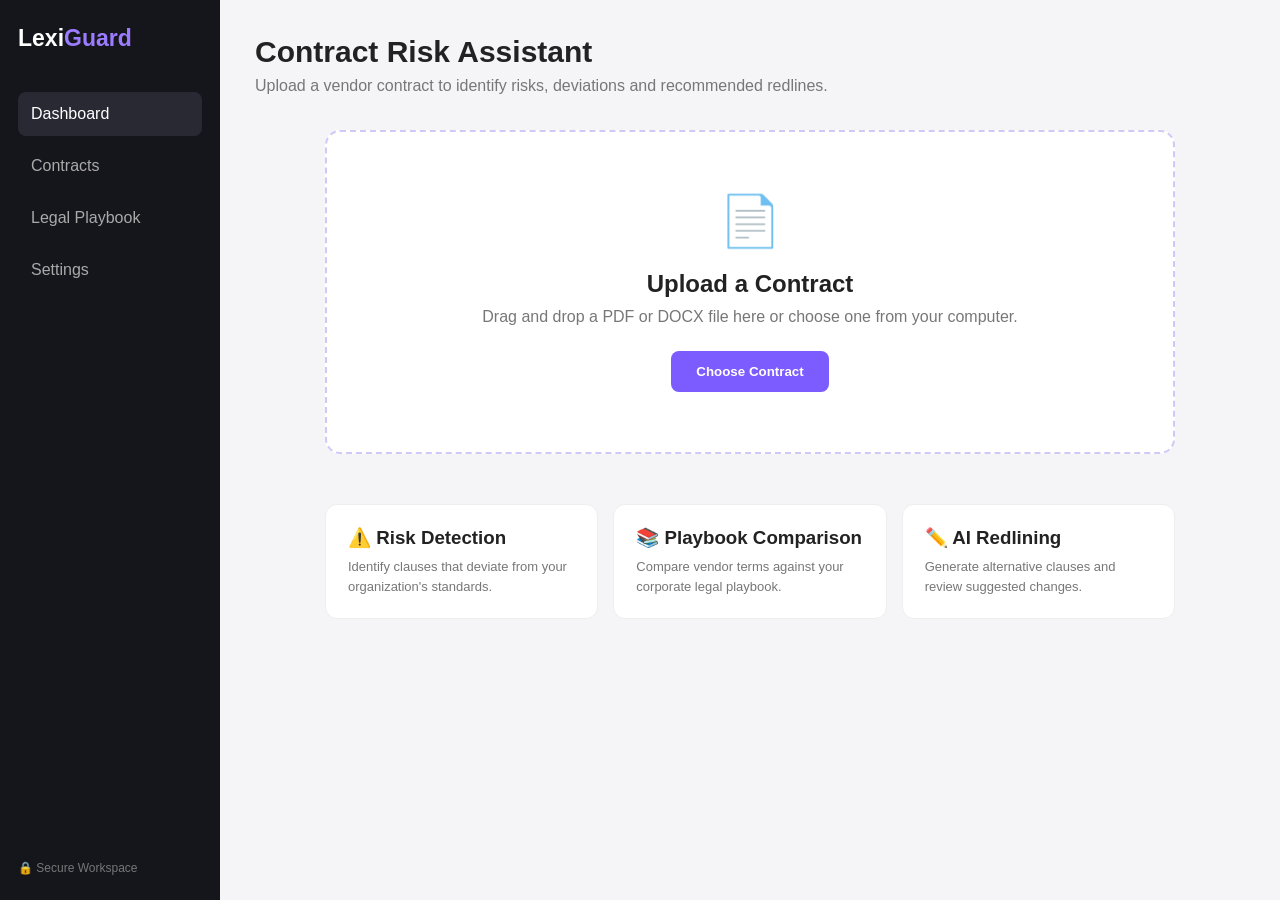
<file: index.html>
<!DOCTYPE html>
<html lang="en">
<head>
    <meta charset="UTF-8">
    <meta name="viewport" content="width=device-width, initial-scale=1.0">

    <title>LexiGuard - Contract Risk Assistant</title>

    <style>

        * {
            box-sizing: border-box;
            margin: 0;
            padding: 0;
            font-family: Arial, sans-serif;
        }

        body {
            background: #f5f5f8;
            color: #222;
        }

        /* SIDEBAR */

        .sidebar {
            position: fixed;
            width: 220px;
            height: 100vh;
            background: #15151c;
            color: white;
            padding: 25px 18px;
        }

        .logo {
            font-size: 23px;
            font-weight: bold;
            margin-bottom: 40px;
        }

        .logo span {
            color: #9b7cff;
        }

        .nav-item {
            padding: 13px;
            margin-bottom: 8px;
            border-radius: 8px;
            color: #aaa;
            cursor: pointer;
        }

        .nav-item:hover,
        .nav-item.active {
            background: #292934;
            color: white;
        }

        .secure {
            position: absolute;
            bottom: 25px;
            color: #777;
            font-size: 12px;
        }

        /* MAIN */

        .main {
            margin-left: 220px;
            padding: 35px;
        }

        .header h1 {
            font-size: 30px;
            margin-bottom: 8px;
        }

        .header p {
            color: #777;
            margin-bottom: 35px;
        }

        /* UPLOAD */

        .upload-container {
            max-width: 850px;
            margin: auto;
        }

        .upload-box {
            background: white;
            border: 2px dashed #cfc9f7;
            border-radius: 15px;
            padding: 60px 30px;
            text-align: center;
            transition: 0.2s;
        }

        .upload-box.dragover {
            background: #f1efff;
            border-color: #7c5cff;
        }

        .upload-icon {
            font-size: 50px;
            margin-bottom: 20px;
        }

        .upload-box h2 {
            margin-bottom: 10px;
        }

        .upload-box p {
            color: #777;
            margin-bottom: 25px;
        }

        .choose-btn {
            background: #7c5cff;
            color: white;
            padding: 13px 25px;
            border-radius: 8px;
            border: none;
            cursor: pointer;
            font-weight: bold;
        }

        .choose-btn:hover {
            background: #6849e8;
        }

        #fileInput {
            display: none;
        }

        /* FILE */

        .file-preview {
            display: none;
            background: white;
            margin-top: 20px;
            padding: 18px;
            border-radius: 12px;
            border: 1px solid #ddd;
        }

        .file-info {
            display: flex;
            align-items: center;
            justify-content: space-between;
        }

        .file-name {
            font-weight: bold;
        }

        .file-type {
            color: #777;
            font-size: 13px;
            margin-top: 5px;
        }

        .remove-btn {
            border: none;
            background: #ffe5e5;
            color: #c52222;
            padding: 8px 12px;
            border-radius: 7px;
            cursor: pointer;
        }

        /* ANALYZE */

        .analyze-container {
            text-align: center;
            margin-top: 25px;
        }

        .analyze-btn {
            display: none;
            background: #222;
            color: white;
            border: none;
            padding: 14px 35px;
            border-radius: 9px;
            font-size: 15px;
            font-weight: bold;
            cursor: pointer;
        }

        .analyze-btn:hover {
            background: #000;
        }

        /* LOADING */

        .loading {
            display: none;
            margin-top: 25px;
            text-align: center;
        }

        .spinner {
            width: 35px;
            height: 35px;
            border: 4px solid #ddd;
            border-top: 4px solid #7c5cff;
            border-radius: 50%;
            animation: spin 1s linear infinite;
            margin: auto;
        }

        @keyframes spin {

            from {
                transform: rotate(0deg);
            }

            to {
                transform: rotate(360deg);
            }

        }

        .loading p {
            margin-top: 12px;
            color: #777;
        }

        /* FEATURES */

        .features {
            display: grid;
            grid-template-columns: repeat(3, 1fr);
            gap: 15px;
            margin-top: 50px;
        }

        .feature {
            background: white;
            padding: 22px;
            border-radius: 12px;
            border: 1px solid #eee;
        }

        .feature h3 {
            margin-bottom: 8px;
        }

        .feature p {
            color: #777;
            font-size: 13px;
            line-height: 1.5;
        }

        /* MOBILE */

        @media(max-width: 750px) {

            .sidebar {
                display: none;
            }

            .main {
                margin-left: 0;
                padding: 20px;
            }

            .features {
                grid-template-columns: 1fr;
            }

        }

    </style>

</head>

<body>


<!-- SIDEBAR -->

<div class="sidebar">

    <div class="logo">
        Lexi<span>Guard</span>
    </div>

    <div class="nav-item active">
        Dashboard
    </div>

    <div class="nav-item">
        Contracts
    </div>

    <div class="nav-item">
        Legal Playbook
    </div>

    <div class="nav-item">
        Settings
    </div>

    <div class="secure">
        🔒 Secure Workspace
    </div>

</div>


<!-- MAIN -->

<div class="main">

    <div class="header">

        <h1>
            Contract Risk Assistant
        </h1>

        <p>
            Upload a vendor contract to identify risks,
            deviations and recommended redlines.
        </p>

    </div>


    <div class="upload-container">


        <!-- UPLOAD -->

        <div
            class="upload-box"
            id="uploadBox"
        >

            <div class="upload-icon">
                📄
            </div>

            <h2>
                Upload a Contract
            </h2>

            <p>
                Drag and drop a PDF or DOCX file here
                or choose one from your computer.
            </p>

            <button
                class="choose-btn"
                onclick="document.getElementById('fileInput').click()"
            >
                Choose Contract
            </button>

            <input
                type="file"
                id="fileInput"
                accept=".pdf,.docx"
            >

        </div>


        <!-- FILE PREVIEW -->

        <div
            class="file-preview"
            id="filePreview"
        >

            <div class="file-info">

                <div>

                    <div
                        class="file-name"
                        id="fileName"
                    ></div>

                    <div
                        class="file-type"
                        id="fileType"
                    ></div>

                </div>

                <button
                    class="remove-btn"
                    onclick="removeFile()"
                >
                    Remove
                </button>

            </div>

        </div>


        <!-- ANALYZE -->

        <div class="analyze-container">

            <button
                class="analyze-btn"
                id="analyzeBtn"
                onclick="analyzeContract()"
            >
                🔍 Analyze Contract
            </button>

        </div>


        <!-- LOADING -->

        <div
            class="loading"
            id="loading"
        >

            <div class="spinner"></div>

            <p>
                Preparing contract analysis...
            </p>

        </div>


        <!-- FEATURES -->

        <div class="features">

            <div class="feature">

                <h3>
                    ⚠️ Risk Detection
                </h3>

                <p>
                    Identify clauses that deviate
                    from your organization's standards.
                </p>

            </div>


            <div class="feature">

                <h3>
                    📚 Playbook Comparison
                </h3>

                <p>
                    Compare vendor terms against
                    your corporate legal playbook.
                </p>

            </div>


            <div class="feature">

                <h3>
                    ✏️ AI Redlining
                </h3>

                <p>
                    Generate alternative clauses
                    and review suggested changes.
                </p>

            </div>

        </div>

    </div>

</div>


<script>

    let selectedFile = null;


    /*
        FILE SELECTED
    */

    document
        .getElementById("fileInput")
        .addEventListener("change", function(event) {

            const file = event.target.files[0];

            if (file) {

                handleFile(file);

            }

        });


    /*
        HANDLE FILE
    */

    function handleFile(file) {

        const extension =
            file.name.split(".").pop().toLowerCase();


        if (
            extension !== "pdf" &&
            extension !== "docx"
        ) {

            alert(
                "Please upload a PDF or DOCX file."
            );

            return;

        }


        selectedFile = file;


        document
            .getElementById("fileName")
            .textContent = file.name;


        document
            .getElementById("fileType")
            .textContent =
                extension.toUpperCase() +
                " • " +
                formatFileSize(file.size);


        document
            .getElementById("filePreview")
            .style.display = "block";


        document
            .getElementById("analyzeBtn")
            .style.display = "inline-block";

    }


    /*
        FILE SIZE
    */

    function formatFileSize(bytes) {

        if (bytes < 1024) {

            return bytes + " bytes";

        }

        if (bytes < 1024 * 1024) {

            return (
                (bytes / 1024).toFixed(1)
                + " KB"
            );

        }

        return (
            (bytes / (1024 * 1024)).toFixed(1)
            + " MB"
        );

    }


    /*
        REMOVE FILE
    */

    function removeFile() {

        selectedFile = null;


        document
            .getElementById("fileInput")
            .value = "";


        document
            .getElementById("filePreview")
            .style.display = "none";


        document
            .getElementById("analyzeBtn")
            .style.display = "none";

    }


    /*
        ANALYZE
    */

    function analyzeContract() {

        if (!selectedFile) {

            alert(
                "Please choose a contract first."
            );

            return;

        }


        document
            .getElementById("analyzeBtn")
            .style.display = "none";


        document
            .getElementById("loading")
            .style.display = "block";


        /*
            Save filename so analysis.html
            can use it later.
        */

        localStorage.setItem(
            "contractFileName",
            selectedFile.name
        );


        /*
            This is currently a simulated
            analysis delay.

            Later this will call our
            Python AI backend.
        */

        setTimeout(function() {

            window.location.href =
                "analysis.html";

        }, 2000);

    }


    /*
        DRAG & DROP
    */

    const uploadBox =
        document.getElementById("uploadBox");


    uploadBox.addEventListener(
        "dragover",
        function(event) {

            event.preventDefault();

            uploadBox.classList.add(
                "dragover"
            );

        }
    );


    uploadBox.addEventListener(
        "dragleave",
        function() {

            uploadBox.classList.remove(
                "dragover"
            );

        }
    );


    uploadBox.addEventListener(
        "drop",
        function(event) {

            event.preventDefault();

            uploadBox.classList.remove(
                "dragover"
            );


            const file =
                event.dataTransfer.files[0];


            if (file) {

                handleFile(file);

            }

        }
    );

</script>

</body>
</html>
</file>
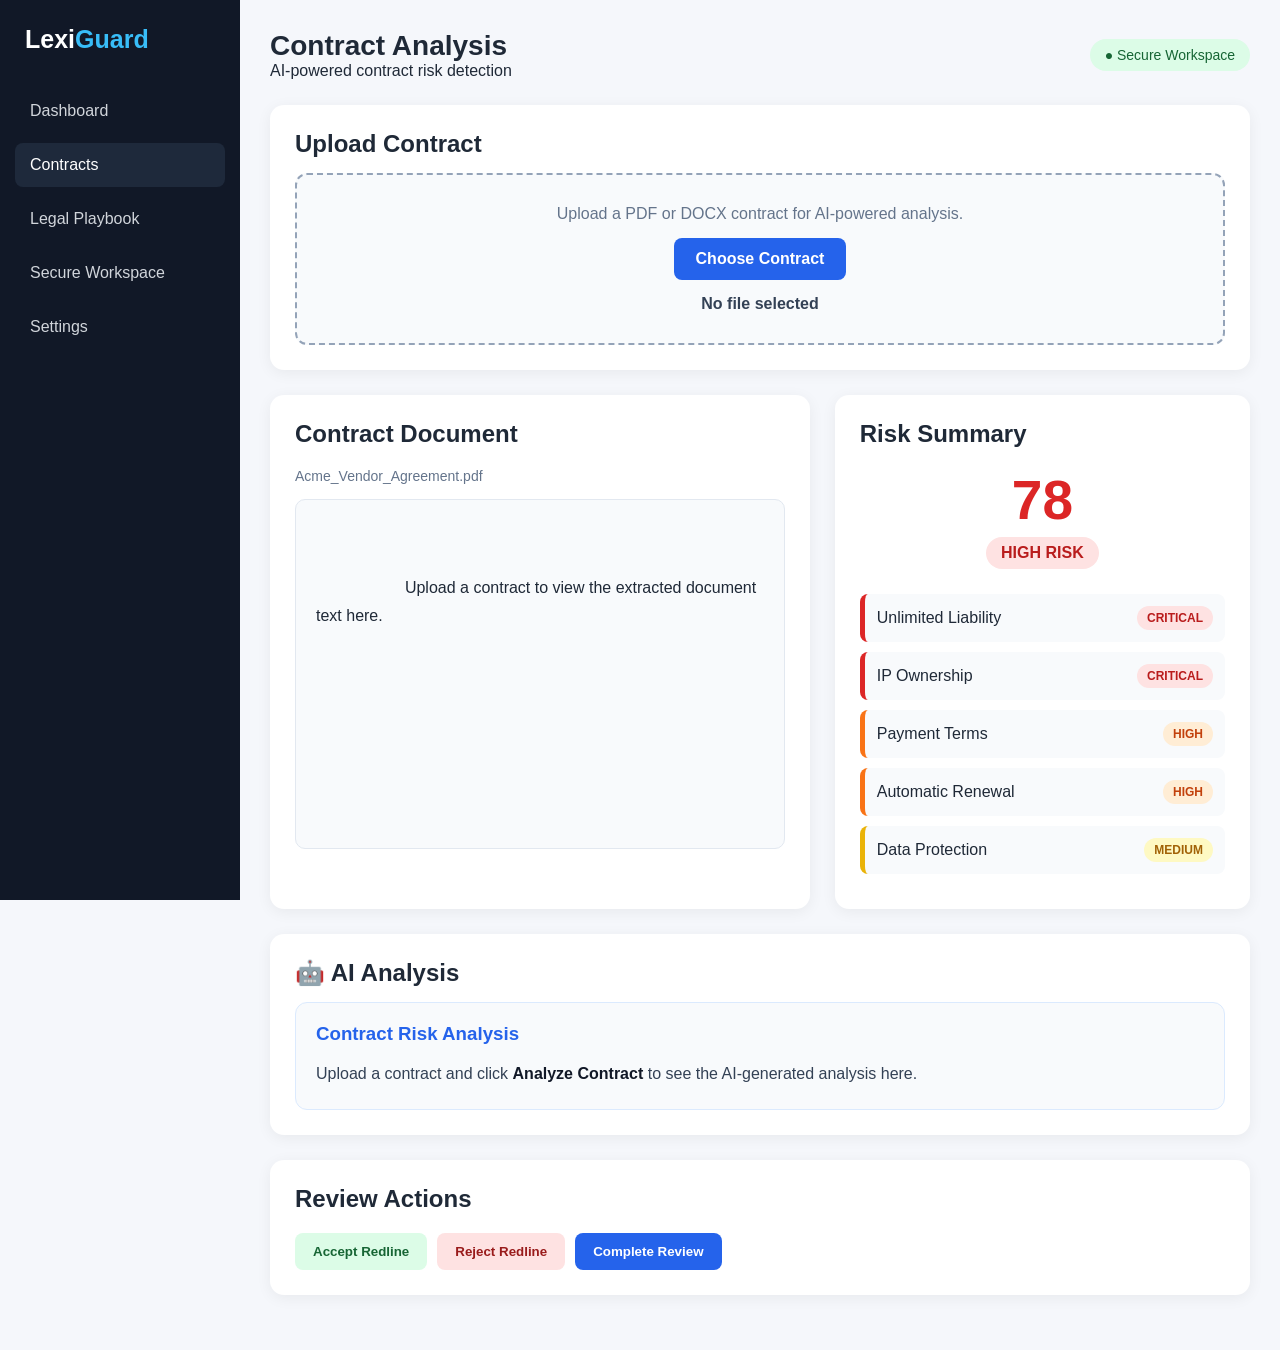
<file: analysis.html>
<!DOCTYPE html>
<html lang="en">
<head>
    <meta charset="UTF-8">
    <meta name="viewport" content="width=device-width, initial-scale=1.0">

    <title>LexiGuard - Contract Analysis</title>

    <style>
        * {
            margin: 0;
            padding: 0;
            box-sizing: border-box;
            font-family: Arial, Helvetica, sans-serif;
        }

        body {
            background: #f5f7fb;
            color: #1f2937;
        }

        /* =========================
           LAYOUT
        ========================= */

        .container {
            display: flex;
            min-height: 100vh;
        }

        /* =========================
           SIDEBAR
        ========================= */

        .sidebar {
            width: 240px;
            background: #111827;
            color: white;
            padding: 25px 15px;
            position: fixed;
            top: 0;
            bottom: 0;
            left: 0;
        }

        .logo {
            font-size: 25px;
            font-weight: bold;
            margin-bottom: 35px;
            padding-left: 10px;
        }

        .logo span {
            color: #38bdf8;
        }

        .menu {
            list-style: none;
        }

        .menu li {
            margin-bottom: 10px;
        }

        .menu a {
            display: block;
            padding: 13px 15px;
            color: #d1d5db;
            text-decoration: none;
            border-radius: 8px;
            transition: 0.3s;
        }

        .menu a:hover,
        .menu a.active {
            background: #1e293b;
            color: white;
        }

        /* =========================
           MAIN
        ========================= */

        .main {
            margin-left: 240px;
            width: calc(100% - 240px);
            padding: 30px;
        }

        .topbar {
            display: flex;
            justify-content: space-between;
            align-items: center;
            margin-bottom: 25px;
        }

        .topbar h1 {
            font-size: 28px;
        }

        .status {
            background: #dcfce7;
            color: #166534;
            padding: 8px 15px;
            border-radius: 20px;
            font-size: 14px;
        }

        /* =========================
           UPLOAD
        ========================= */

        .upload-section {
            background: white;
            padding: 25px;
            border-radius: 14px;
            margin-bottom: 25px;
            box-shadow: 0 3px 15px rgba(0, 0, 0, 0.06);
        }

        .upload-section h2 {
            margin-bottom: 15px;
        }

        .upload-box {
            border: 2px dashed #94a3b8;
            border-radius: 12px;
            padding: 30px;
            text-align: center;
            background: #f8fafc;
        }

        .upload-box p {
            margin-bottom: 15px;
            color: #64748b;
        }

        .file-input {
            display: none;
        }

        .upload-button {
            display: inline-block;
            background: #2563eb;
            color: white;
            padding: 12px 22px;
            border-radius: 8px;
            cursor: pointer;
            font-weight: bold;
        }

        .upload-button:hover {
            background: #1d4ed8;
        }

        #fileName {
            margin-top: 15px;
            font-weight: bold;
            color: #334155;
        }

        #analyzeButton {
            margin-top: 15px;
            padding: 12px 22px;
            border: none;
            border-radius: 8px;
            background: #16a34a;
            color: white;
            font-weight: bold;
            cursor: pointer;
            display: none;
        }

        #analyzeButton:hover {
            background: #15803d;
        }

        /* =========================
           GRID
        ========================= */

        .dashboard-grid {
            display: grid;
            grid-template-columns: 1.3fr 1fr;
            gap: 25px;
        }

        /* =========================
           CARDS
        ========================= */

        .card {
            background: white;
            border-radius: 14px;
            padding: 25px;
            box-shadow: 0 3px 15px rgba(0, 0, 0, 0.06);
            margin-bottom: 25px;
        }

        .card h2 {
            margin-bottom: 20px;
        }

        /* =========================
           CONTRACT
        ========================= */

        .contract-header {
            display: flex;
            justify-content: space-between;
            align-items: center;
            margin-bottom: 15px;
        }

        .filename {
            color: #64748b;
            font-size: 14px;
        }

        .contract-text {
            background: #f8fafc;
            border: 1px solid #e2e8f0;
            border-radius: 10px;
            padding: 20px;
            min-height: 350px;
            max-height: 500px;
            overflow-y: auto;
            line-height: 1.7;
            white-space: pre-wrap;
        }

        .highlight {
            background: #fef3c7;
            padding: 2px 4px;
            border-radius: 4px;
        }

        /* =========================
           RISK SUMMARY
        ========================= */

        .risk-score {
            text-align: center;
            margin-bottom: 25px;
        }

        .score {
            font-size: 55px;
            font-weight: bold;
            color: #dc2626;
        }

        .risk-level {
            display: inline-block;
            background: #fee2e2;
            color: #b91c1c;
            padding: 7px 15px;
            border-radius: 20px;
            font-weight: bold;
            margin-top: 5px;
        }

        .risk-list {
            list-style: none;
        }

        .risk-list li {
            padding: 12px;
            margin-bottom: 10px;
            border-radius: 8px;
            background: #f8fafc;
            display: flex;
            justify-content: space-between;
            align-items: center;
        }

        .critical {
            border-left: 5px solid #dc2626;
        }

        .high {
            border-left: 5px solid #f97316;
        }

        .medium {
            border-left: 5px solid #eab308;
        }

        .low {
            border-left: 5px solid #22c55e;
        }

        .badge {
            padding: 5px 10px;
            border-radius: 15px;
            font-size: 12px;
            font-weight: bold;
        }

        .badge-critical {
            background: #fee2e2;
            color: #b91c1c;
        }

        .badge-high {
            background: #ffedd5;
            color: #c2410c;
        }

        .badge-medium {
            background: #fef9c3;
            color: #a16207;
        }

        .badge-low {
            background: #dcfce7;
            color: #15803d;
        }

        /* =========================
           AI ANALYSIS
        ========================= */

        .ai-analysis {
            background: white;
            border-radius: 14px;
            padding: 25px;
            box-shadow: 0 3px 15px rgba(0, 0, 0, 0.06);
            margin-bottom: 25px;
        }

        .ai-analysis h2 {
            margin-bottom: 15px;
        }

        .analysis-result {
            background: #f8fafc;
            border: 1px solid #dbeafe;
            border-radius: 12px;
            padding: 20px;
        }

        .analysis-result h3 {
            color: #2563eb;
            margin-bottom: 15px;
        }

        .analysis-text {
            line-height: 1.8;
            color: #334155;
            white-space: normal;
        }

        .analysis-text strong {
            color: #111827;
        }

        /* =========================
           LOADING
        ========================= */

        #loading {
            display: none;
            margin-top: 15px;
            color: #2563eb;
            font-weight: bold;
        }

        /* =========================
           BUTTONS
        ========================= */

        .action-buttons {
            display: flex;
            gap: 10px;
            margin-top: 20px;
        }

        .action-button {
            border: none;
            padding: 11px 18px;
            border-radius: 8px;
            cursor: pointer;
            font-weight: bold;
        }

        .accept {
            background: #dcfce7;
            color: #166534;
        }

        .reject {
            background: #fee2e2;
            color: #991b1b;
        }

        .complete {
            background: #2563eb;
            color: white;
        }

        /* =========================
           RESPONSIVE
        ========================= */

        @media (max-width: 900px) {

            .sidebar {
                width: 190px;
            }

            .main {
                margin-left: 190px;
                width: calc(100% - 190px);
            }

            .dashboard-grid {
                grid-template-columns: 1fr;
            }
        }

        @media (max-width: 650px) {

            .sidebar {
                position: relative;
                width: 100%;
            }

            .container {
                flex-direction: column;
            }

            .main {
                margin-left: 0;
                width: 100%;
            }
        }
    </style>
</head>

<body>

<div class="container">

    <!-- =========================
         SIDEBAR
    ========================= -->

    <aside class="sidebar">

        <div class="logo">
            Lexi<span>Guard</span>
        </div>

        <ul class="menu">

            <li>
                <a href="index.html">
                    Dashboard
                </a>
            </li>

            <li>
                <a href="analysis.html" class="active">
                    Contracts
                </a>
            </li>

            <li>
                <a href="#">
                    Legal Playbook
                </a>
            </li>

            <li>
                <a href="#">
                    Secure Workspace
                </a>
            </li>

            <li>
                <a href="#">
                    Settings
                </a>
            </li>

        </ul>

    </aside>


    <!-- =========================
         MAIN CONTENT
    ========================= -->

    <main class="main">

        <div class="topbar">

            <div>
                <h1>Contract Analysis</h1>
                <p>AI-powered contract risk detection</p>
            </div>

            <div class="status">
                ● Secure Workspace
            </div>

        </div>


        <!-- =========================
             UPLOAD SECTION
        ========================= -->

        <section class="upload-section">

            <h2>Upload Contract</h2>

            <div class="upload-box">

                <p>
                    Upload a PDF or DOCX contract for AI-powered analysis.
                </p>

                <label for="contractFile" class="upload-button">
                    Choose Contract
                </label>

                <input
                    type="file"
                    id="contractFile"
                    class="file-input"
                    accept=".pdf,.docx"
                >

                <div id="fileName">
                    No file selected
                </div>

                <button id="analyzeButton">
                    Analyze Contract
                </button>

                <div id="loading">
                    ⏳ Analyzing contract with AI...
                </div>

            </div>

        </section>


        <!-- =========================
             DASHBOARD GRID
        ========================= -->

        <div class="dashboard-grid">


            <!-- =========================
                 CONTRACT DOCUMENT
            ========================= -->

            <section class="card">

                <div class="contract-header">

                    <div>
                        <h2>Contract Document</h2>

                        <div class="filename" id="contractFilename">
                            Acme_Vendor_Agreement.pdf
                        </div>
                    </div>

                </div>

                <div
                    class="contract-text"
                    id="contractText"
                    contenteditable="true"
                >

                    Upload a contract to view the extracted document text here.

                </div>

            </section>


            <!-- =========================
                 RISK SUMMARY
            ========================= -->

            <section class="card">

                <h2>Risk Summary</h2>

                <div class="risk-score">

                    <div class="score">
                        78
                    </div>

                    <div class="risk-level">
                        HIGH RISK
                    </div>

                </div>

                <ul class="risk-list">

                    <li class="critical">

                        <span>
                            Unlimited Liability
                        </span>

                        <span class="badge badge-critical">
                            CRITICAL
                        </span>

                    </li>

                    <li class="critical">

                        <span>
                            IP Ownership
                        </span>

                        <span class="badge badge-critical">
                            CRITICAL
                        </span>

                    </li>

                    <li class="high">

                        <span>
                            Payment Terms
                        </span>

                        <span class="badge badge-high">
                            HIGH
                        </span>

                    </li>

                    <li class="high">

                        <span>
                            Automatic Renewal
                        </span>

                        <span class="badge badge-high">
                            HIGH
                        </span>

                    </li>

                    <li class="medium">

                        <span>
                            Data Protection
                        </span>

                        <span class="badge badge-medium">
                            MEDIUM
                        </span>

                    </li>

                </ul>

            </section>

        </div>


        <!-- =========================
             AI ANALYSIS
        ========================= -->

        <section class="ai-analysis">

            <h2>🤖 AI Analysis</h2>

            <div class="analysis-result">

                <h3>
                    Contract Risk Analysis
                </h3>

                <div
                    class="analysis-text"
                    id="analysisText"
                >
                    Upload a contract and click
                    <strong>Analyze Contract</strong>
                    to see the AI-generated analysis here.
                </div>

            </div>

        </section>


        <!-- =========================
             ACTIONS
        ========================= -->

        <section class="card">

            <h2>Review Actions</h2>

            <div class="action-buttons">

                <button
                    class="action-button accept"
                    onclick="acceptRedline()"
                >
                    Accept Redline
                </button>

                <button
                    class="action-button reject"
                    onclick="rejectRedline()"
                >
                    Reject Redline
                </button>

                <button
                    class="action-button complete"
                    onclick="completeReview()"
                >
                    Complete Review
                </button>

            </div>

        </section>

    </main>

</div>


<!-- =========================
     JAVASCRIPT
========================= -->

<script>

    const fileInput =
        document.getElementById("contractFile");

    const fileName =
        document.getElementById("fileName");

    const analyzeButton =
        document.getElementById("analyzeButton");

    const loading =
        document.getElementById("loading");

    const contractText =
        document.getElementById("contractText");

    const contractFilename =
        document.getElementById("contractFilename");

    const analysisText =
        document.getElementById("analysisText");


    /* =========================
       FILE SELECTION
    ========================= */

    fileInput.addEventListener("change", function () {

        if (fileInput.files.length === 0) {

            fileName.textContent =
                "No file selected";

            analyzeButton.style.display =
                "none";

            return;
        }

        const file =
            fileInput.files[0];

        fileName.textContent =
            "Selected: " + file.name;

        analyzeButton.style.display =
            "inline-block";

    });


    /* =========================
       ANALYZE CONTRACT
    ========================= */

    analyzeButton.addEventListener("click", async function () {

        if (fileInput.files.length === 0) {

            alert("Please choose a contract first.");

            return;
        }

        const file =
            fileInput.files[0];

        const formData =
            new FormData();

        formData.append("file", file);


        loading.style.display =
            "block";

        analyzeButton.disabled =
            true;


        analysisText.innerHTML =
            "Analyzing your contract...";


        try {

            const response =
                await fetch(
                    "https://lexiguard-d2lh.onrender.com/upload",
                    {
                        method: "POST",
                        body: formData
                    }
                );


            const data =
                await response.json();


            console.log(
                "Backend response:",
                data
            );


            if (!data.success) {

                throw new Error(
                    data.message ||
                    "Analysis failed."
                );

            }


            /* =========================
               SHOW FILE NAME
            ========================= */

            contractFilename.textContent =
                data.filename;


            /* =========================
               SHOW EXTRACTED TEXT
            ========================= */

            contractText.textContent =
                data.text;


            /* =========================
               SHOW AI ANALYSIS
            ========================= */

            if (data.analysis) {

                analysisText.innerHTML =
                    formatAnalysis(
                        data.analysis
                    );

            } else {

                analysisText.innerHTML =
                    "No AI analysis was returned.";

            }


        } catch (error) {

            console.error(
                "Analysis error:",
                error
            );


            analysisText.innerHTML =
                `<strong>
                    Error:
                </strong>
                ${error.message}`;


            alert(
                "Could not analyze the contract. Make sure the FastAPI server is running."
            );

        }


        loading.style.display =
            "none";

        analyzeButton.disabled =
            false;

    });


    /* =========================
       FORMAT AI RESPONSE
    ========================= */

    function formatAnalysis(text) {

        return text

            .replace(
                /\*\*(.*?)\*\*/g,
                "<strong>$1</strong>"
            )

            .replace(
                /\n/g,
                "<br>"
            );

    }


    /* =========================
       ACCEPT REDLINE
    ========================= */

    function acceptRedline() {

        alert(
            "Redline accepted."
        );

    }


    /* =========================
       REJECT REDLINE
    ========================= */

    function rejectRedline() {

        alert(
            "Redline rejected."
        );

    }


    /* =========================
       COMPLETE REVIEW
    ========================= */

    function completeReview() {

        alert(
            "Contract review completed successfully."
        );

    }

</script>

</body>
</html>
</file>
